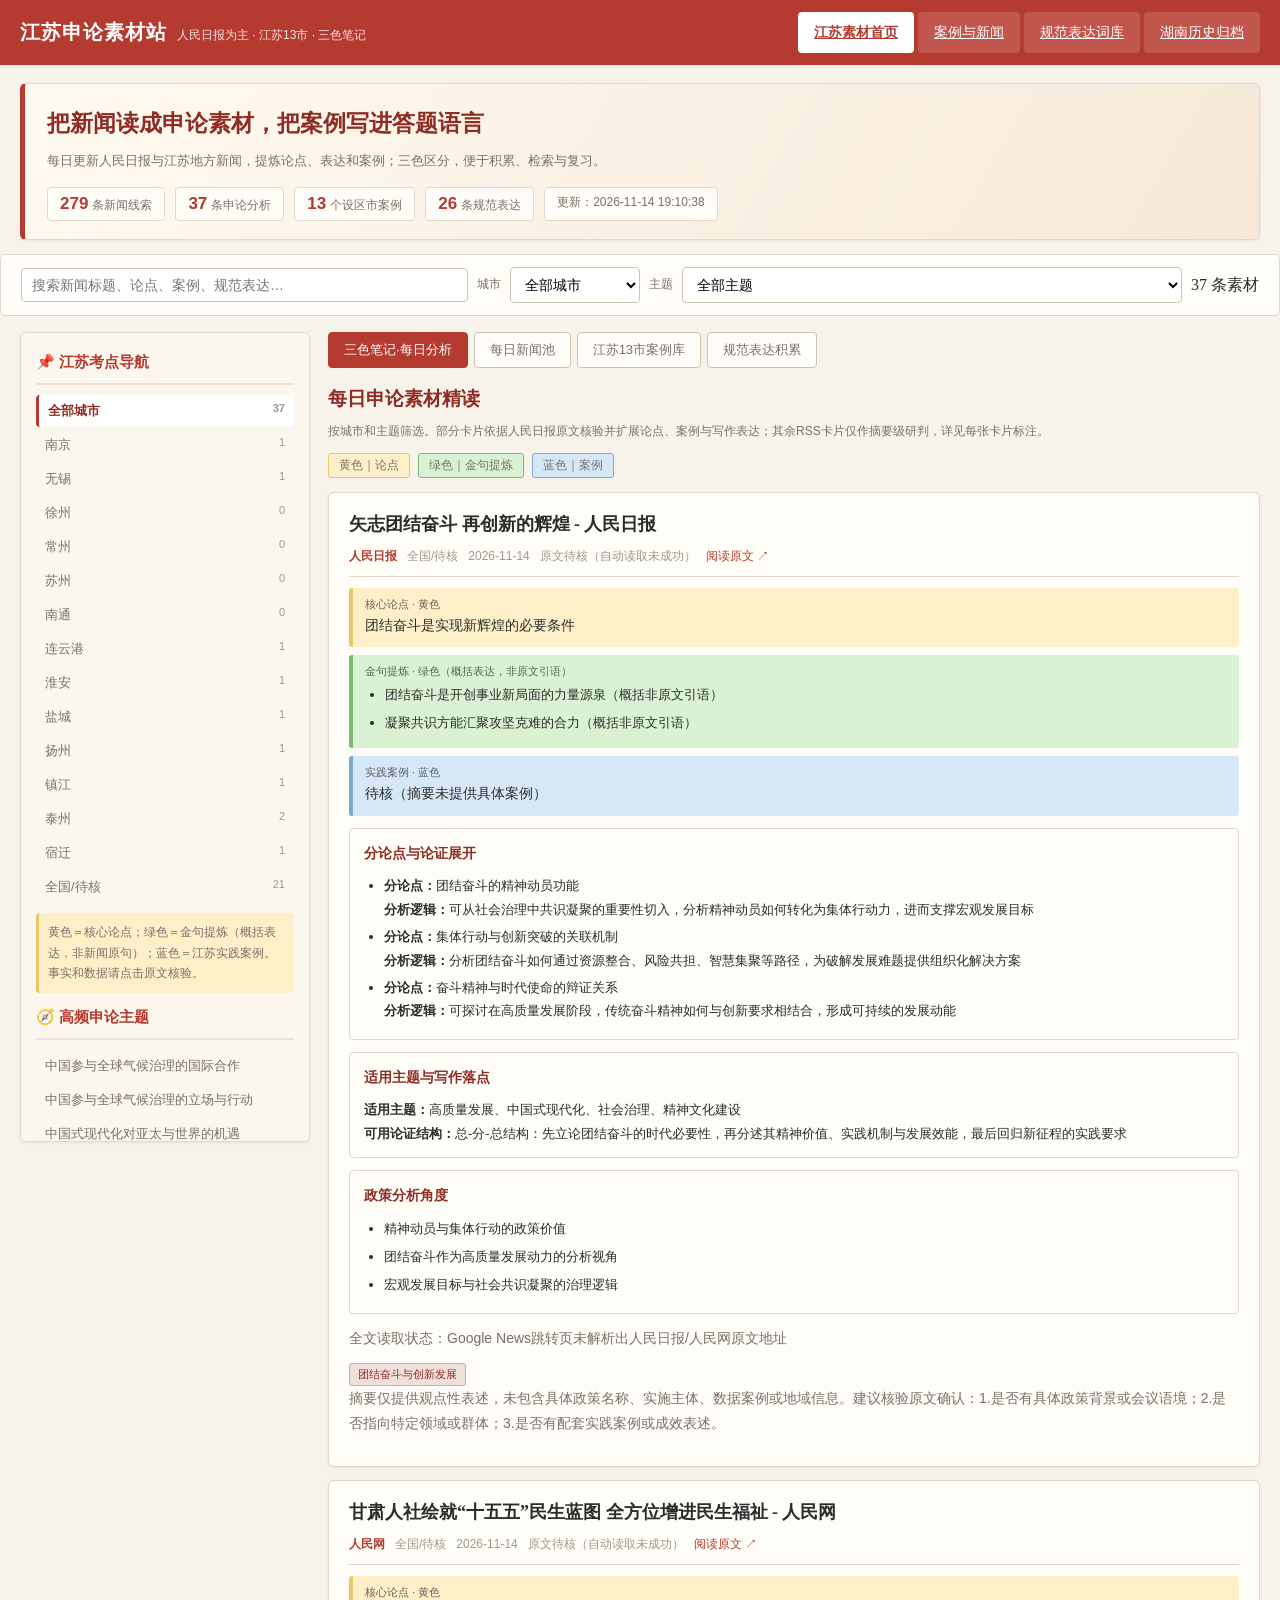
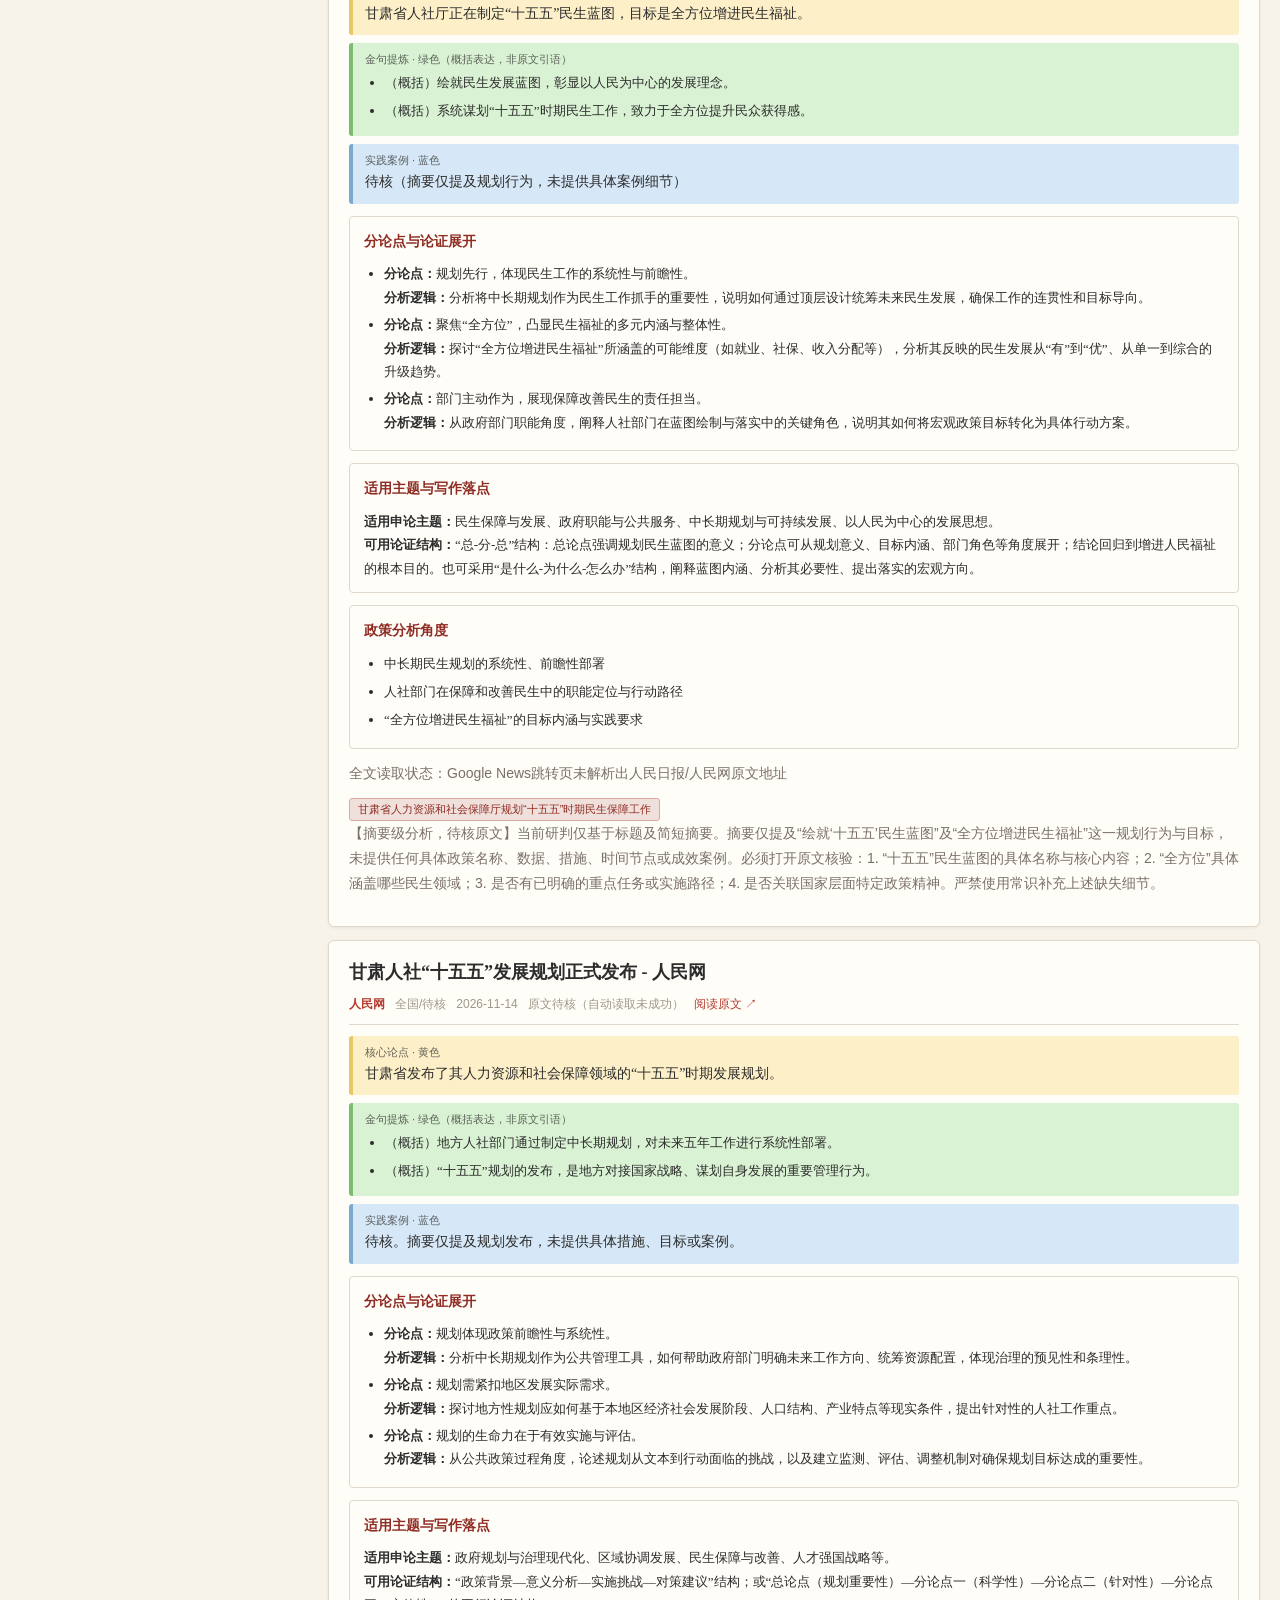
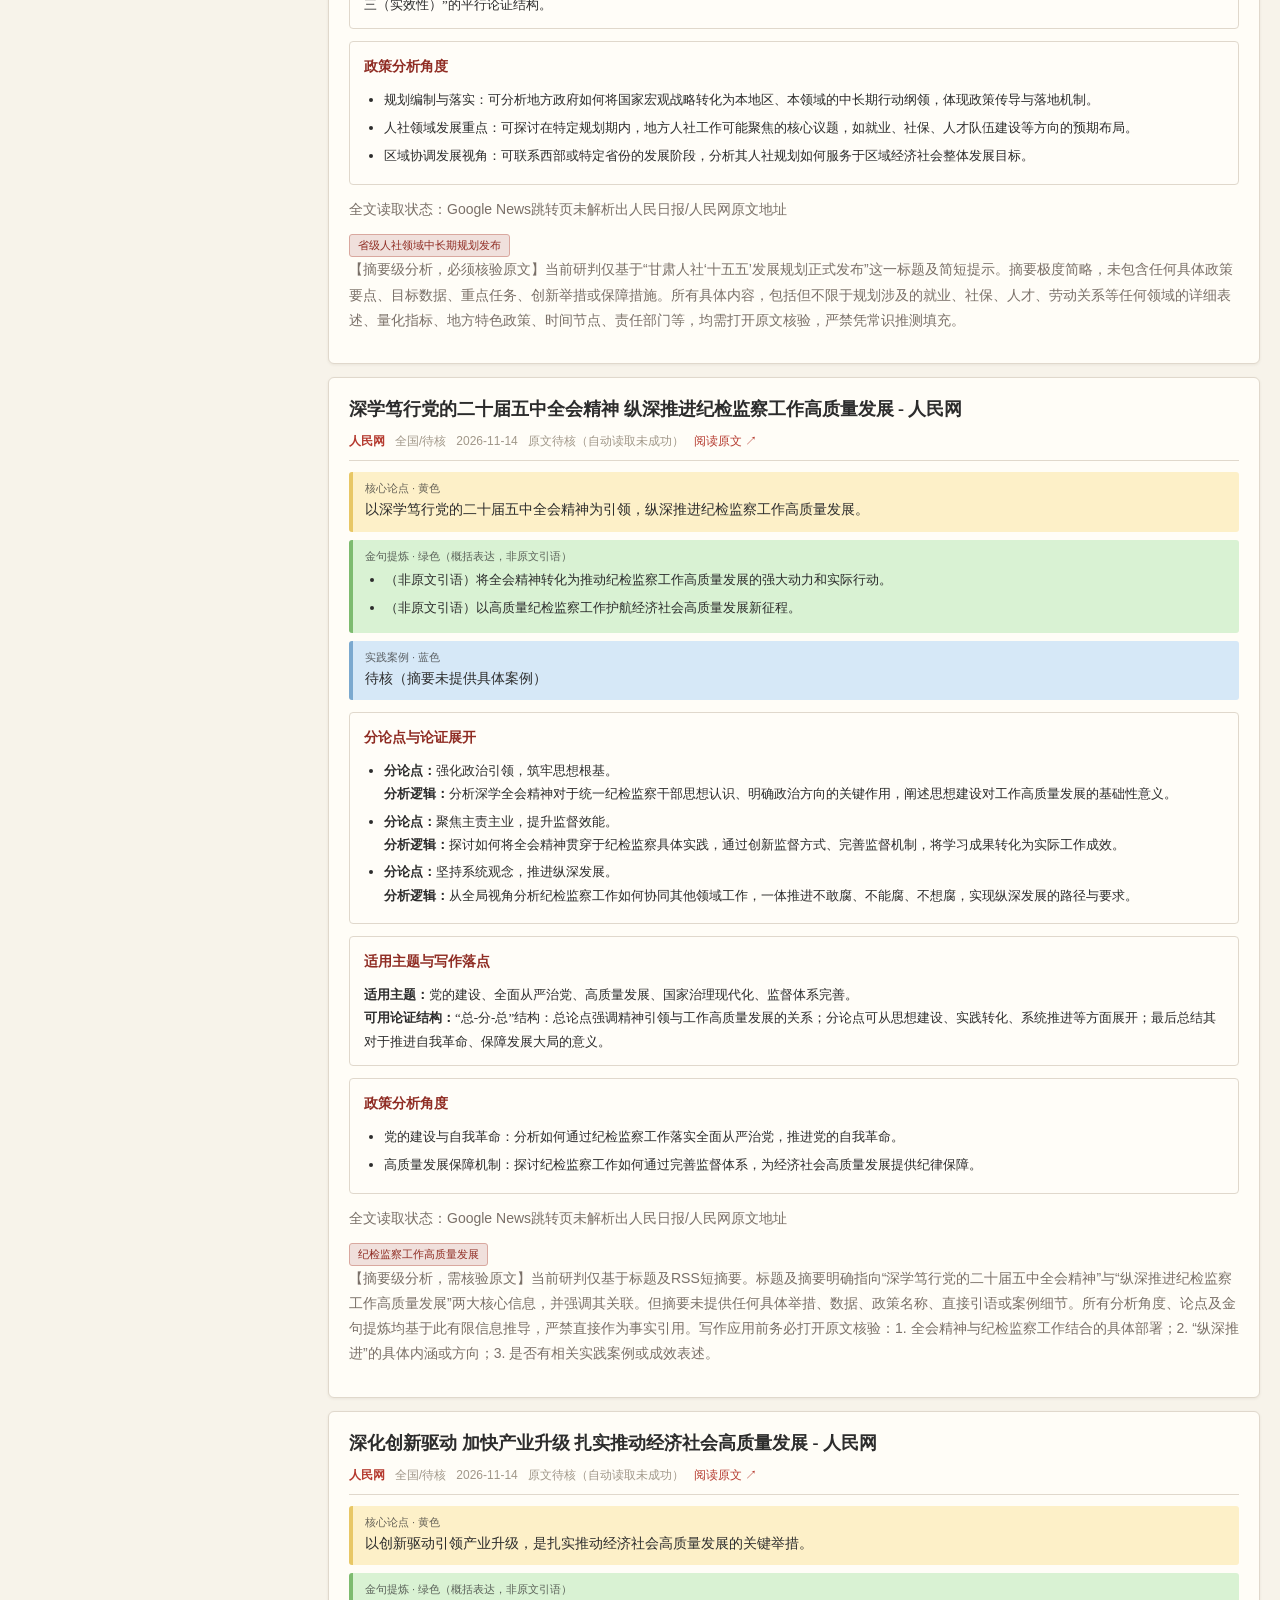
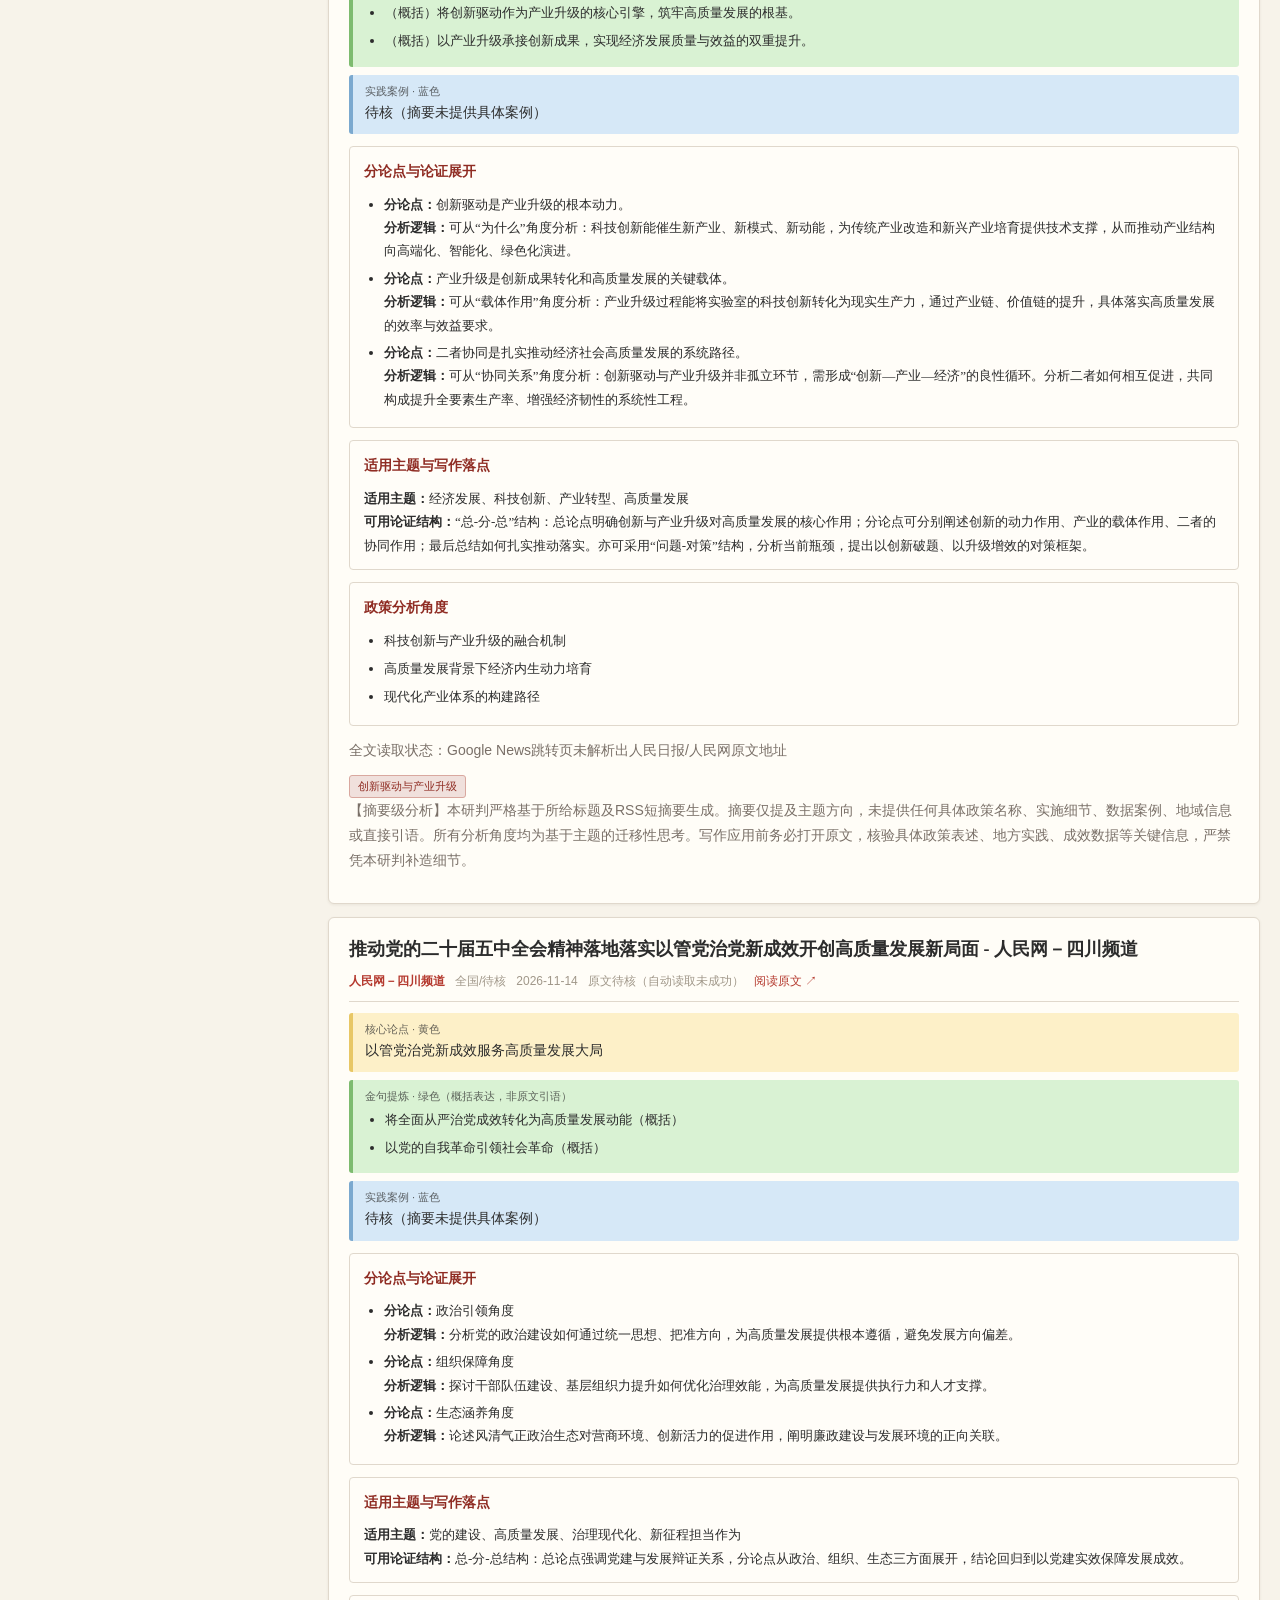
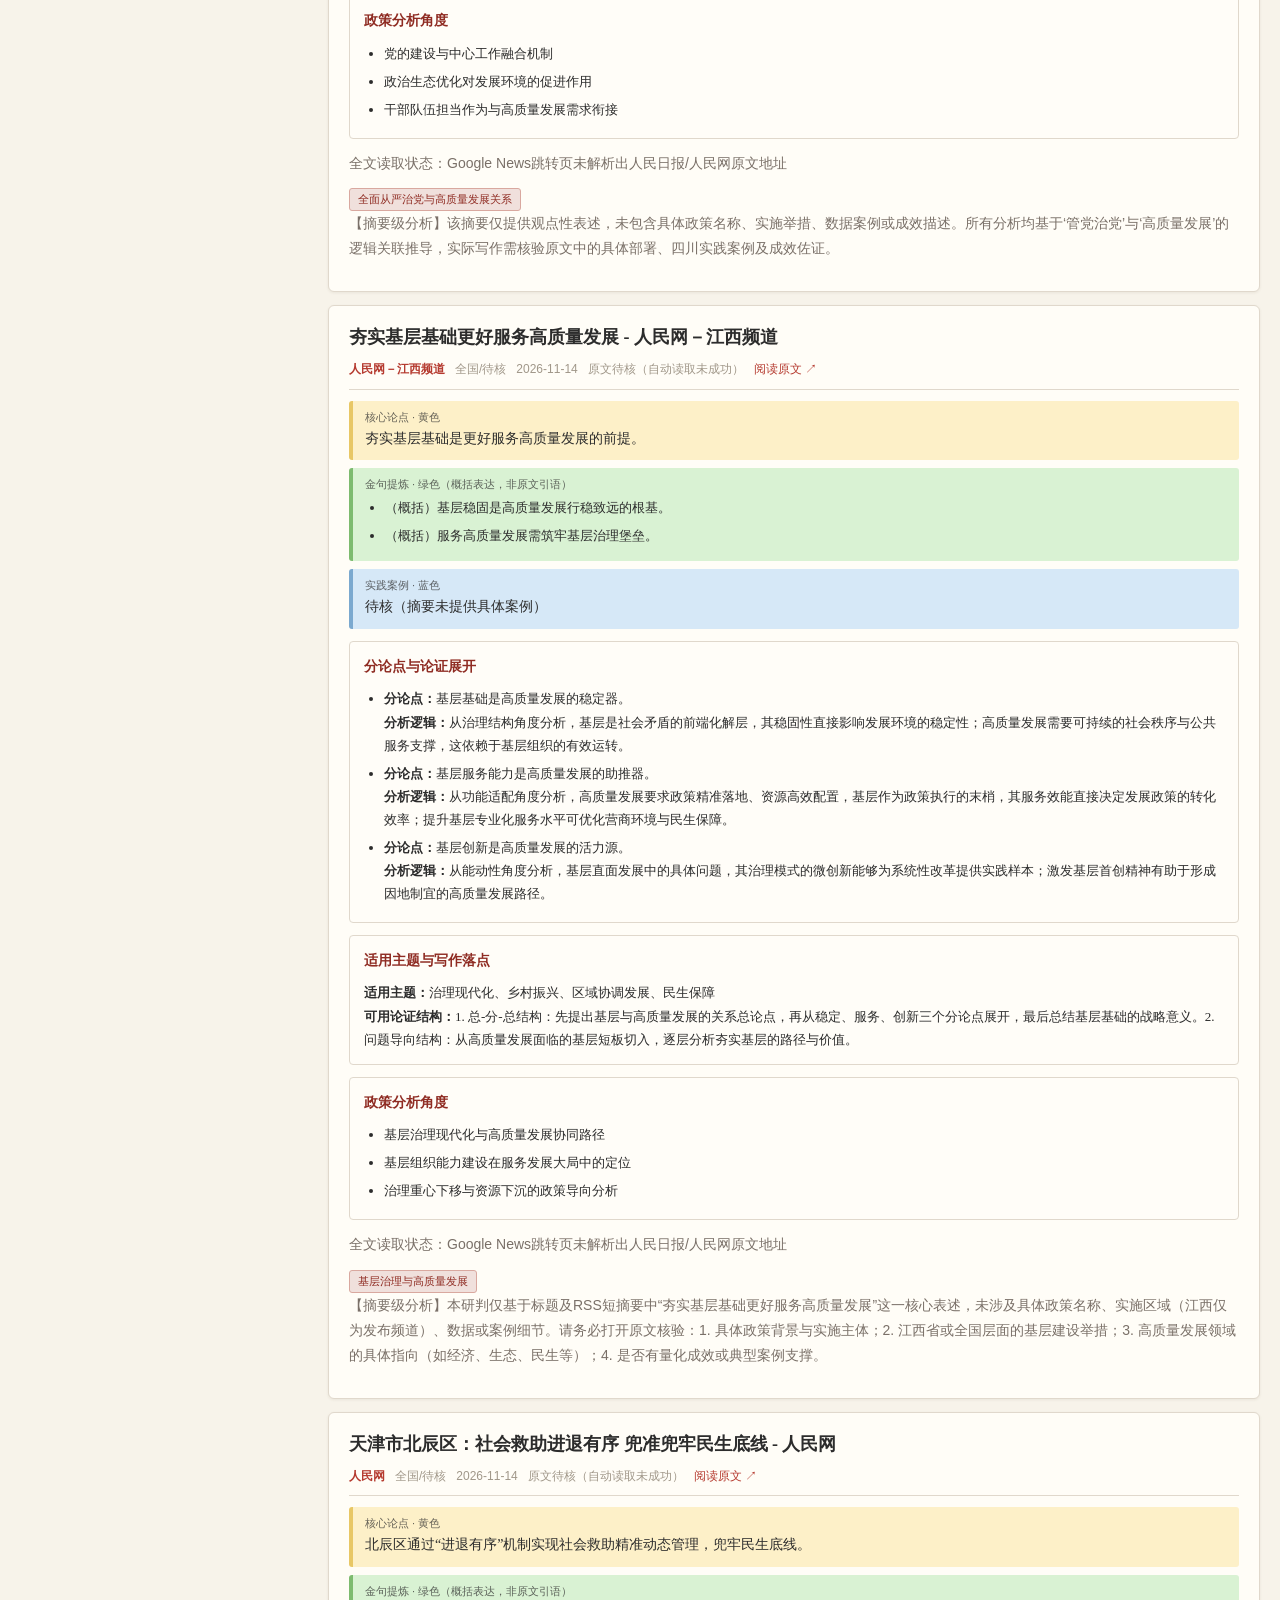
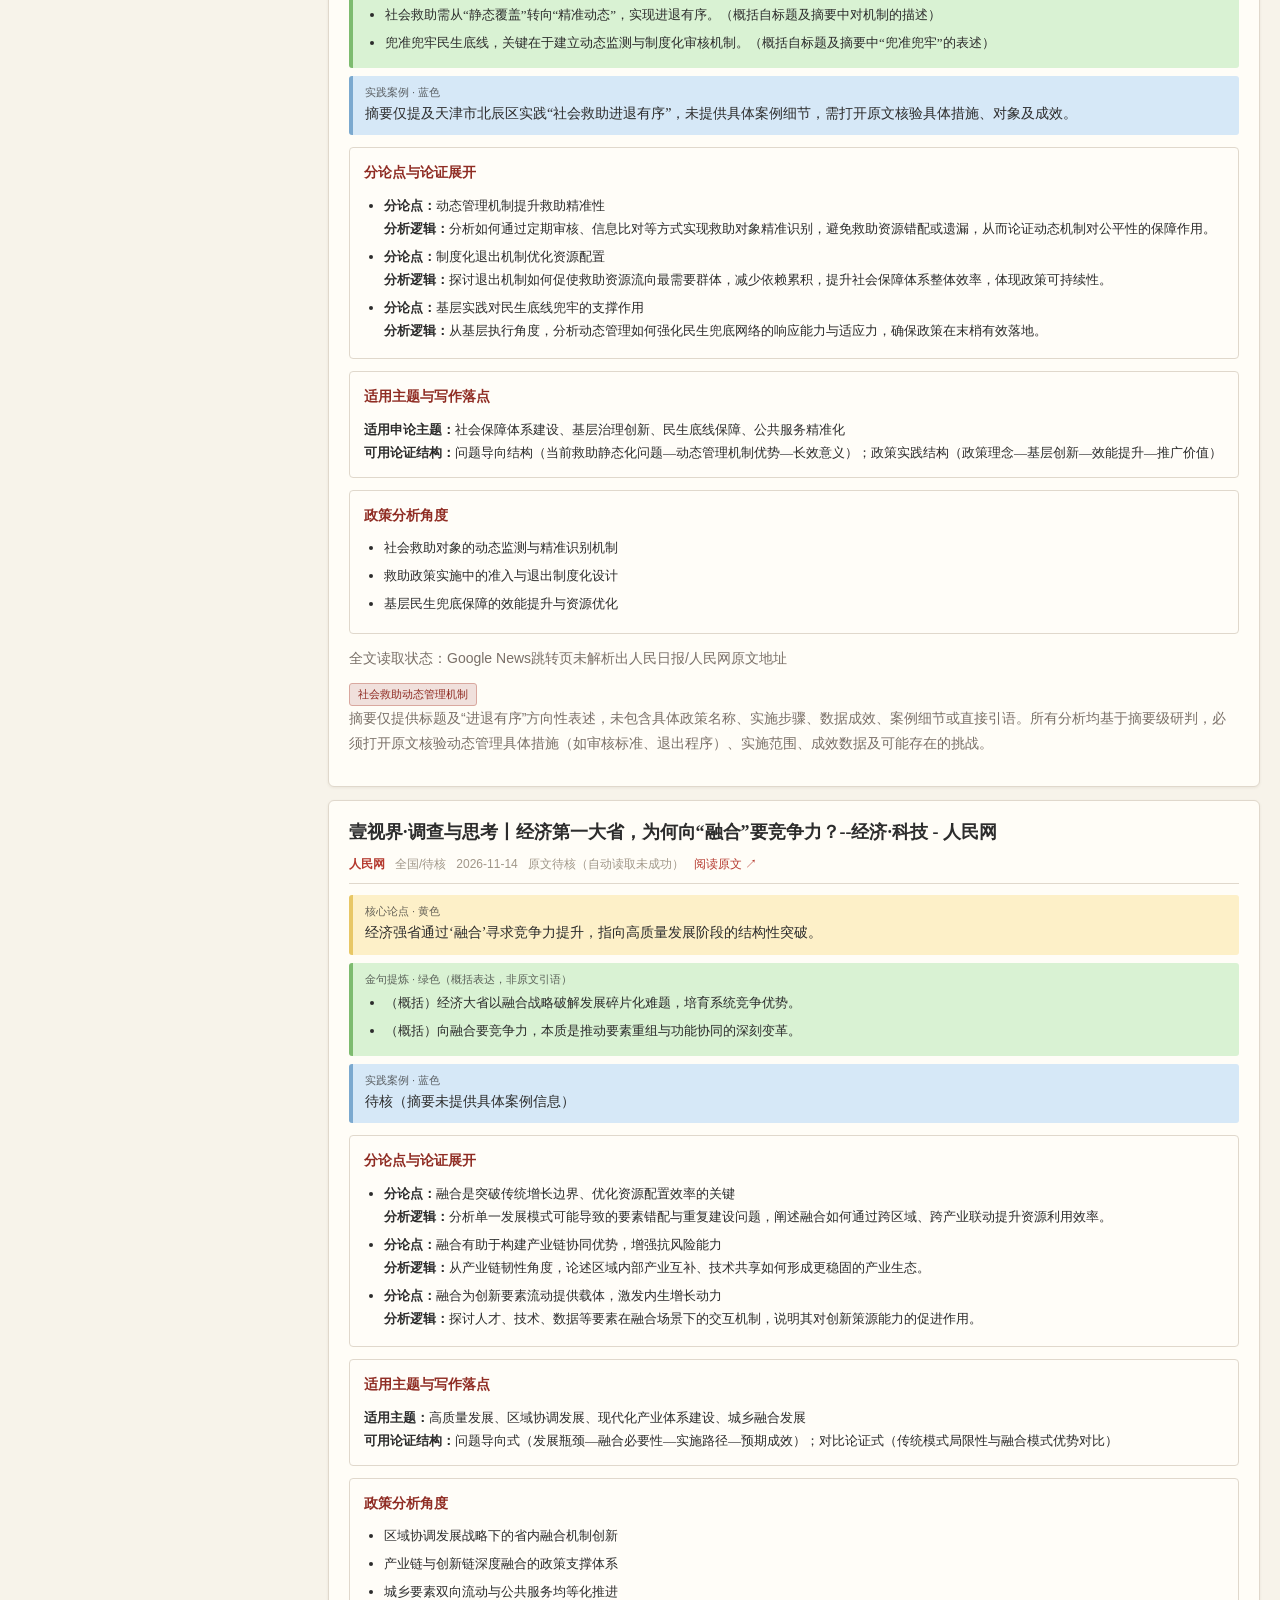
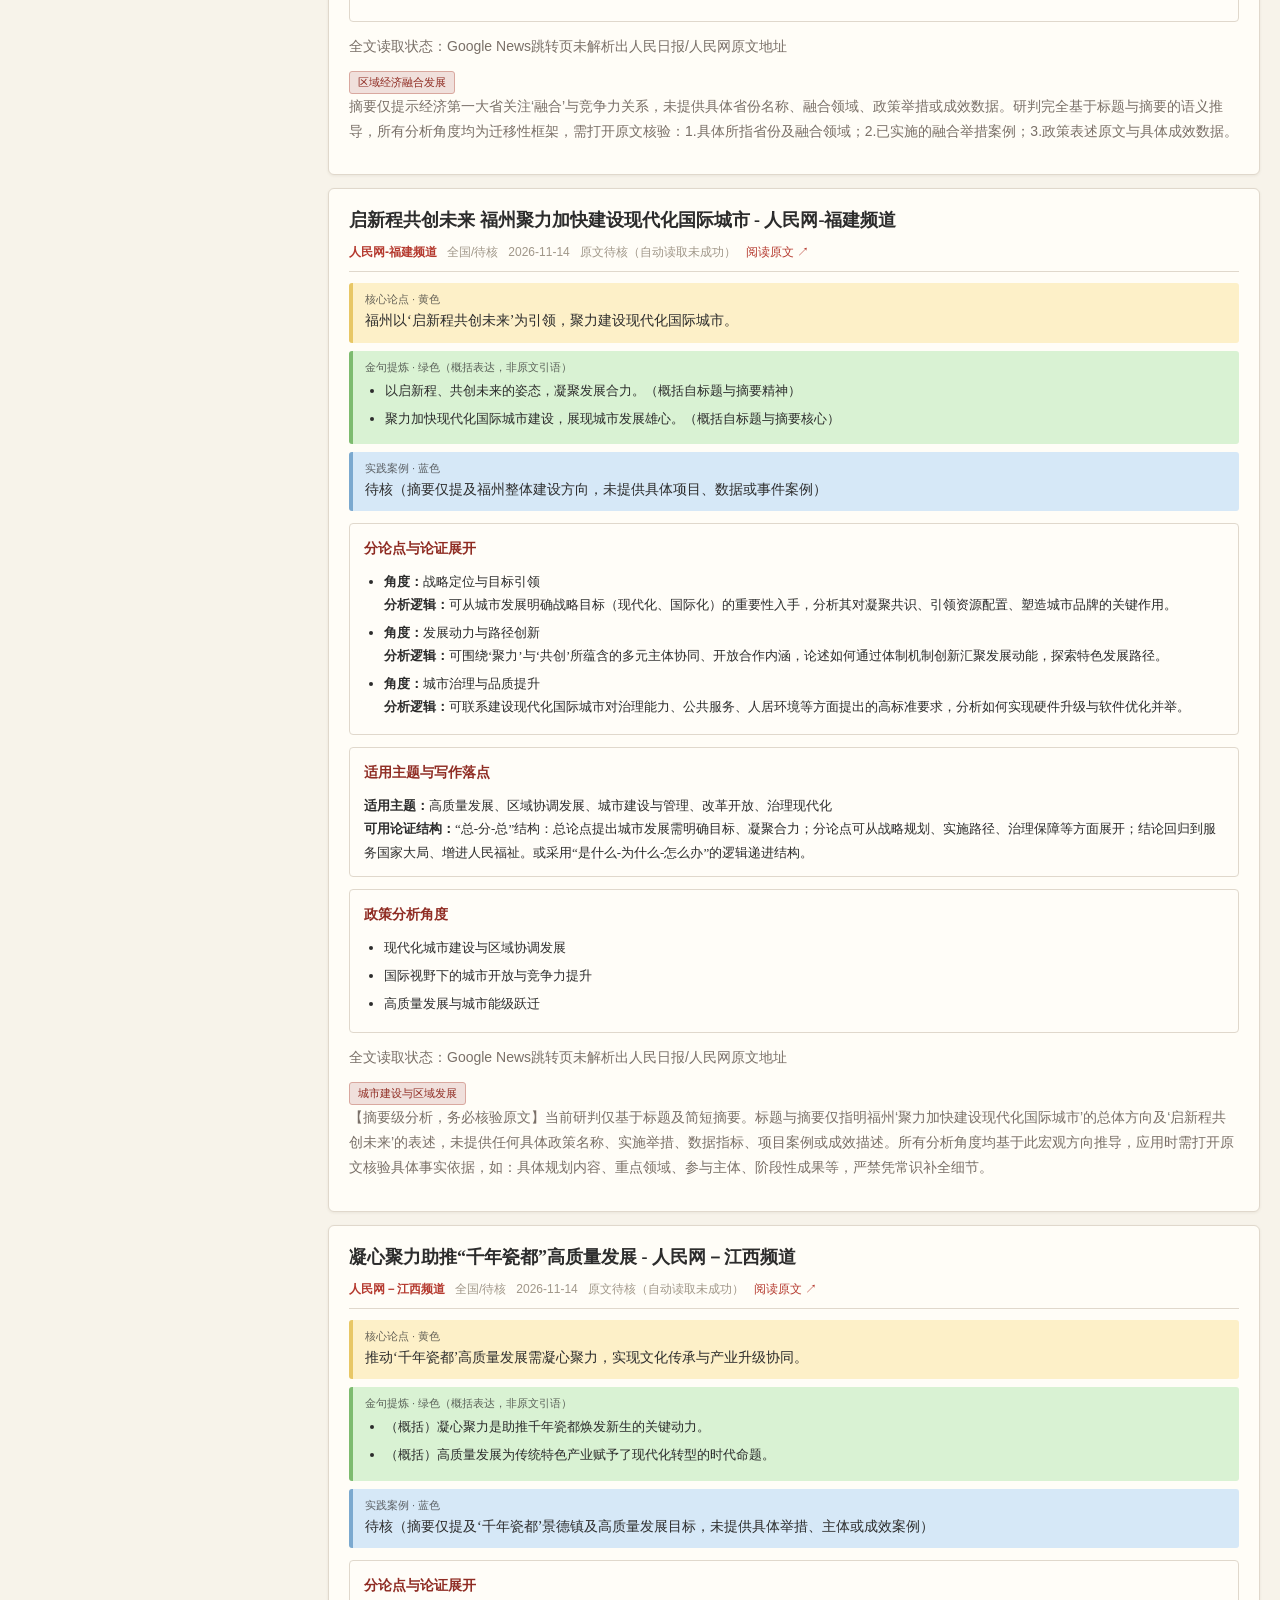
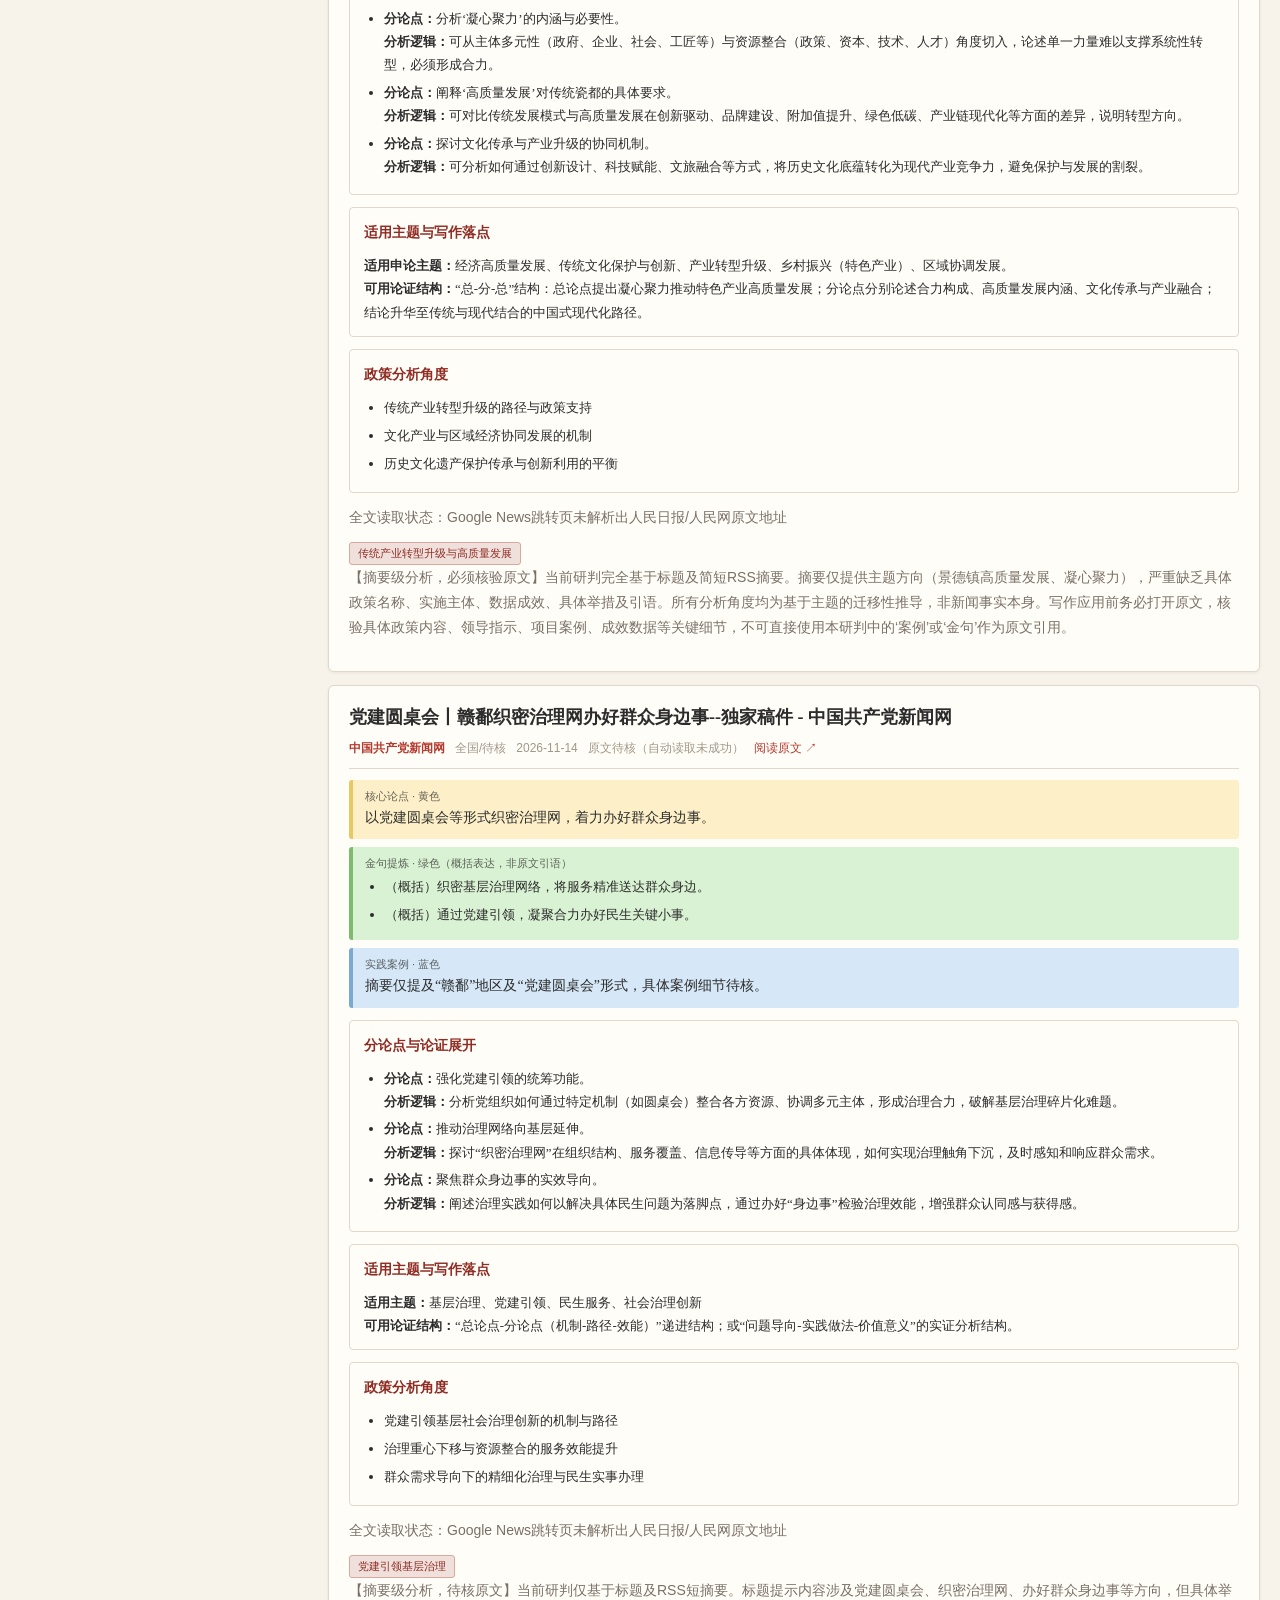
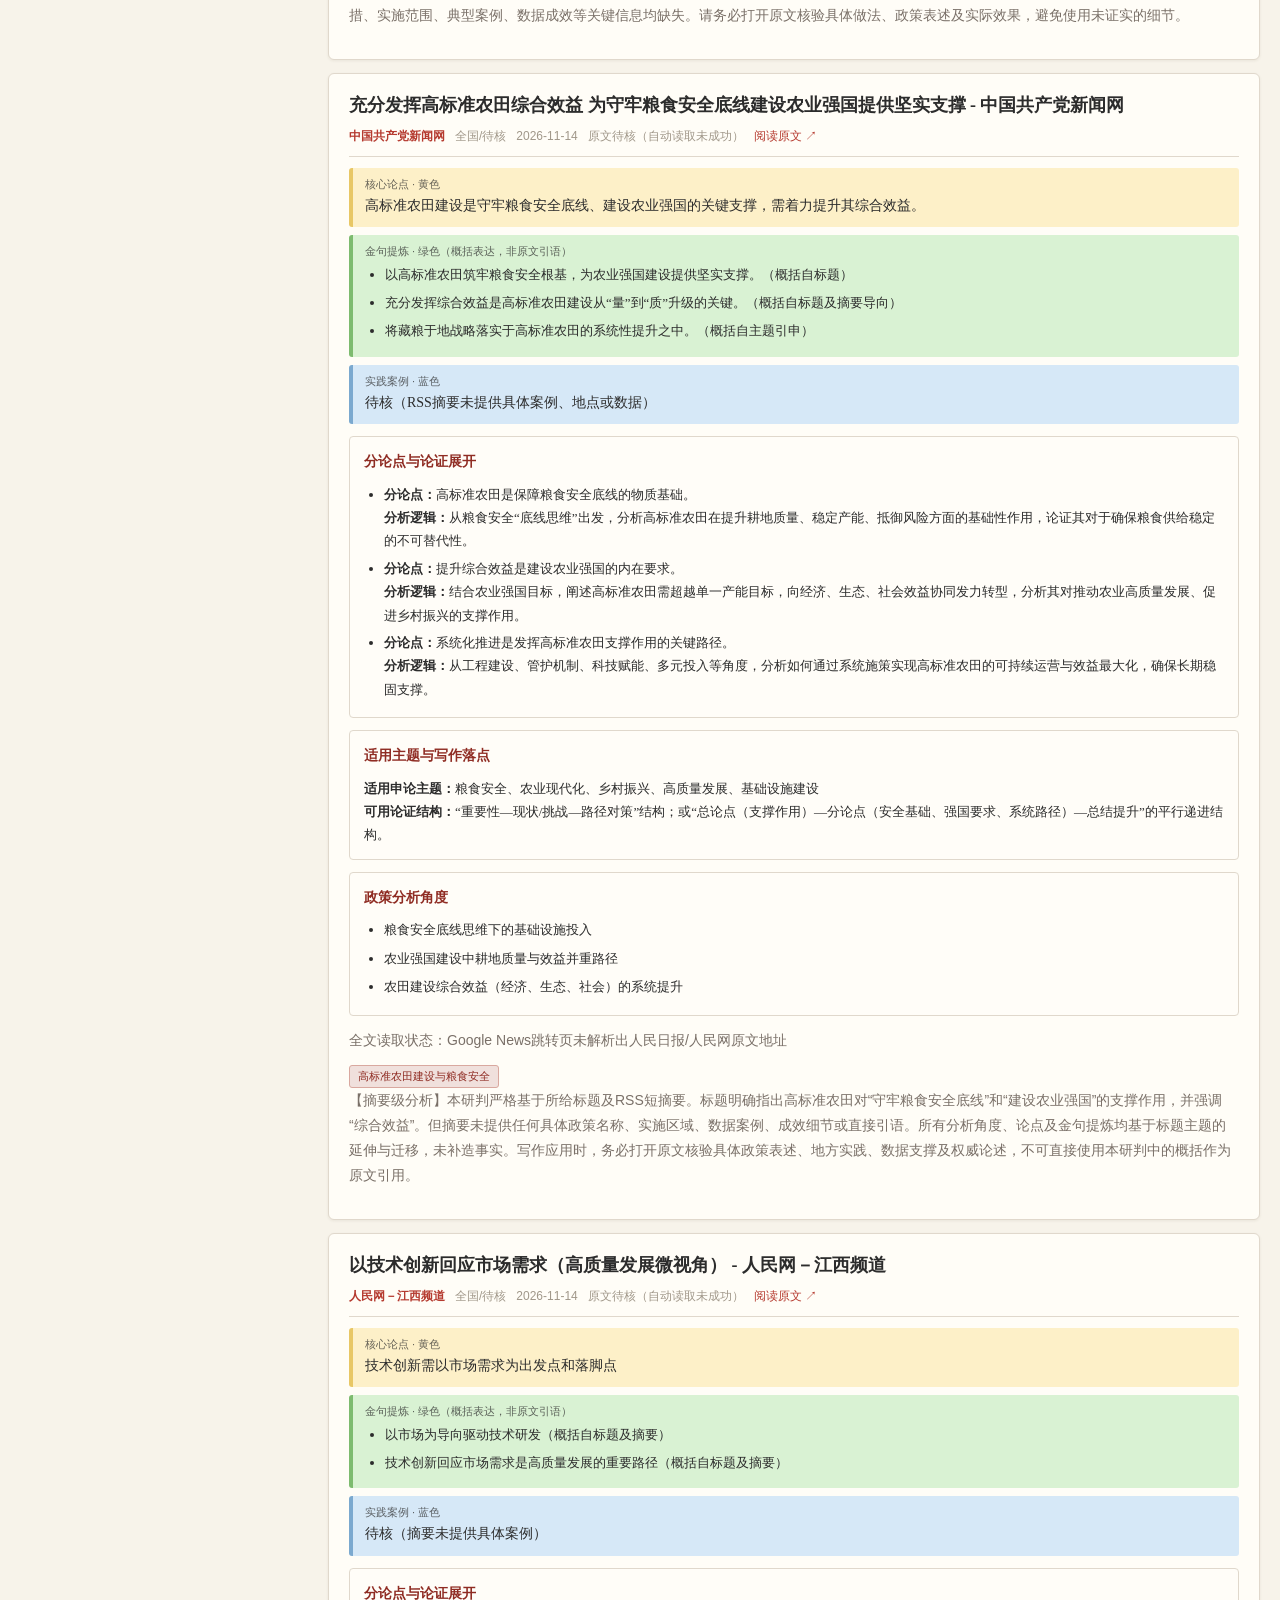
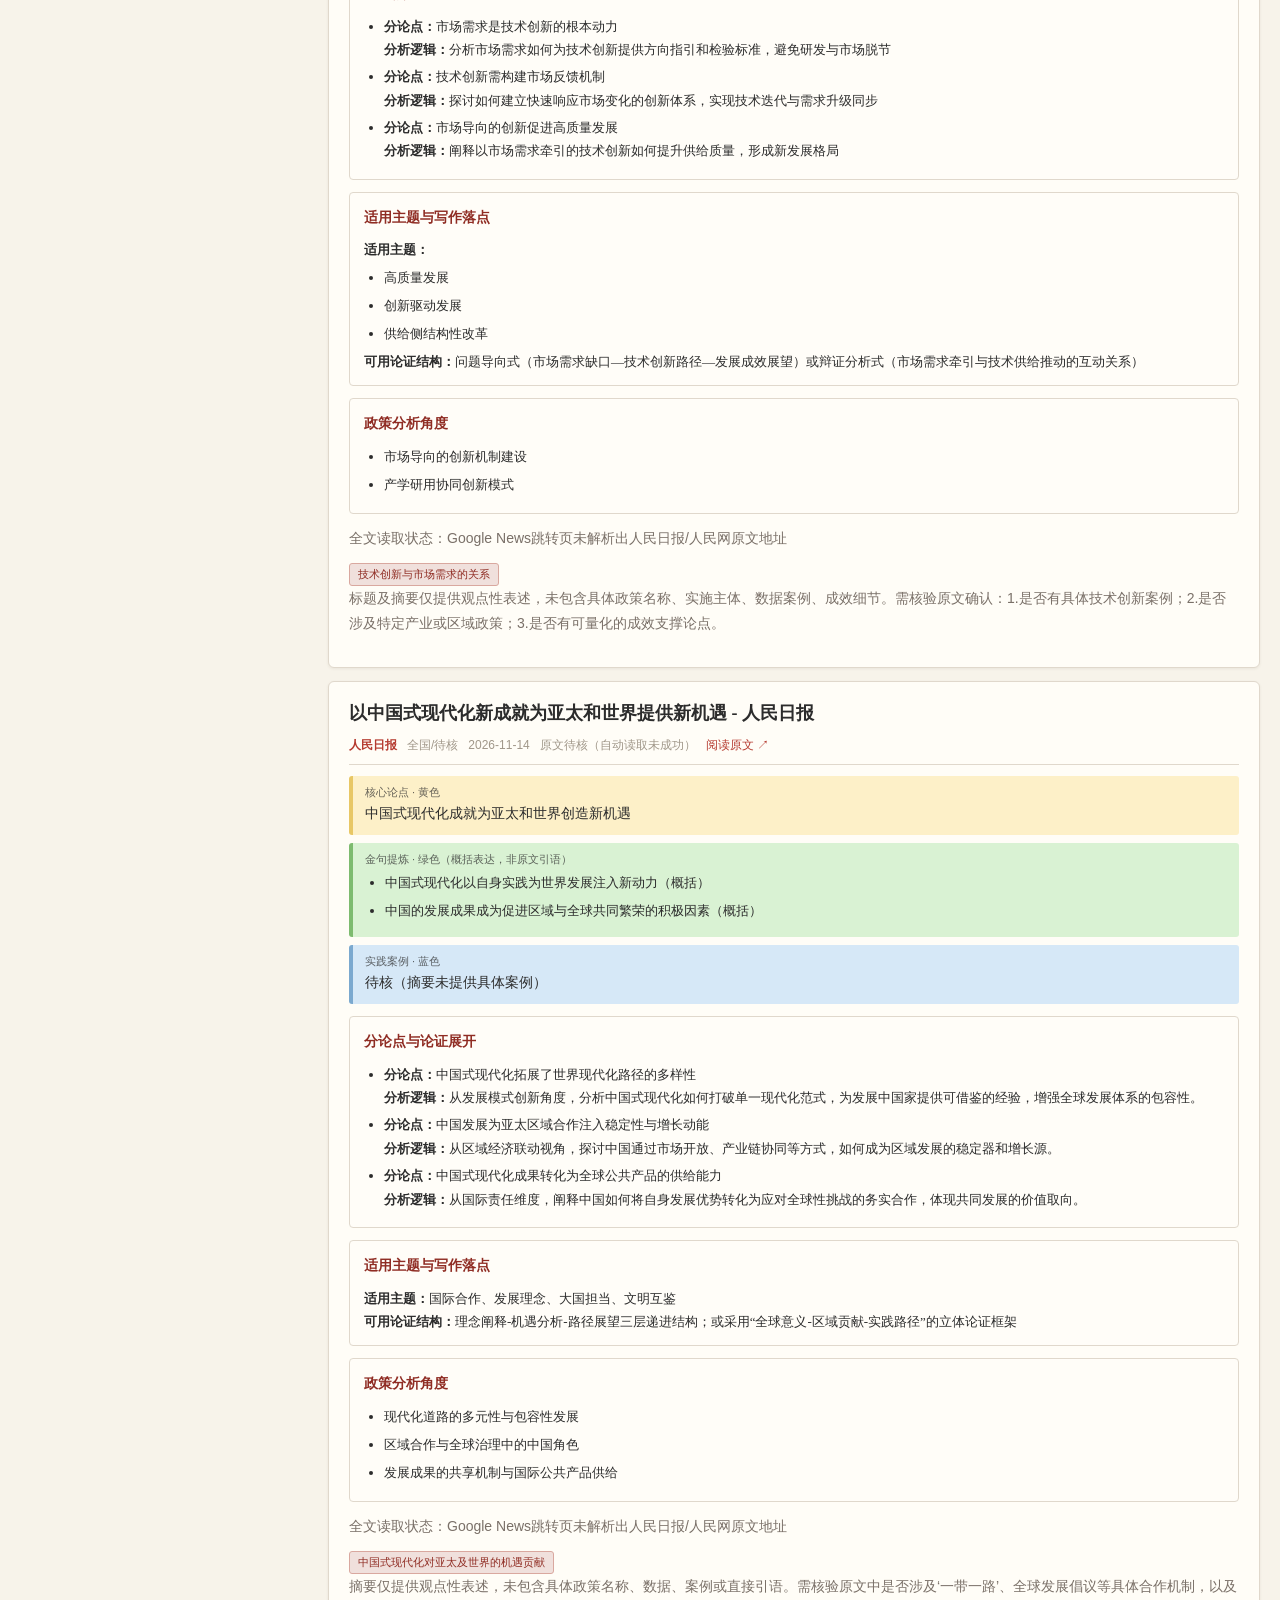
<file: index.html>
<!DOCTYPE html>
<html lang="zh-CN">
<head>
<meta charset="utf-8"><meta name="viewport" content="width=device-width, initial-scale=1">
<title>江苏申论素材站｜三色笔记·每日积累</title>
<meta name="description" content="江苏省考申论素材：人民日报、江苏13市新闻、三色笔记、案例库与规范表达。">
<link rel="stylesheet" href="assets/style.css">
<style>
/* 江苏版：沿用湖南版纸张质感、双栏结构与三色笔记 */
.jsh-hero{max-width:1400px;margin:18px auto 0;padding:0 20px}
.jsh-banner{background:linear-gradient(120deg,#fffaf0,#f5e8d8);border:1px solid var(--border);border-left:5px solid var(--accent);padding:18px 22px;border-radius:6px;box-shadow:var(--shadow)}
.jsh-banner h2{font-size:23px;color:var(--accent-dark);margin-bottom:4px}
.jsh-banner p{font-size:13px;color:var(--text-muted);font-family:var(--font-sans)}
.jsh-stats{display:flex;gap:10px;flex-wrap:wrap;margin-top:13px}
.jsh-stat{background:#fffdf7;border:1px solid var(--border);padding:6px 12px;border-radius:4px;font:12px var(--font-sans);color:var(--text-muted)}
.jsh-stat b{font-size:17px;color:var(--accent);margin-right:4px}
.jsh-toolbar{max-width:1400px;margin:14px auto 0;padding:12px 20px;display:flex;gap:9px;align-items:center;flex-wrap:wrap;background:var(--bg-card);border:1px solid var(--border);border-radius:6px}
.jsh-toolbar input,.jsh-toolbar select{font:14px var(--font-sans);padding:8px 10px;border:1px solid var(--border-strong);border-radius:4px;background:#fff;min-width:130px}
.jsh-toolbar input{flex:1;min-width:190px}
.jsh-toolbar label{font:12px var(--font-sans);color:var(--text-muted)}
.jsh-layout{max-width:1400px;margin:0 auto;padding:16px 20px 40px;display:grid;grid-template-columns:290px minmax(0,1fr);gap:18px;align-items:start}
.jsh-sidebar{position:sticky;top:76px;max-height:calc(100vh - 90px);overflow:auto;background:var(--bg-sidebar);border:1px solid var(--border);border-radius:6px;padding:15px;box-shadow:var(--shadow)}
.jsh-sidebar h3{font-size:15px;color:var(--accent);border-bottom:2px solid var(--accent-soft);padding-bottom:7px;margin:0 0 10px}
.jsh-sidebtn{display:block;width:100%;text-align:left;border:0;background:transparent;padding:7px 9px;margin:2px 0;border-radius:4px;color:var(--text-muted);font:13px var(--font-sans);cursor:pointer}
.jsh-sidebtn:hover,.jsh-sidebtn.on{background:#fff;border-left:3px solid var(--accent);color:var(--accent-dark);font-weight:600}
.jsh-sidecount{float:right;color:var(--text-dim);font-size:11px}
.jsh-side-note{font:12px/1.7 var(--font-sans);color:var(--text-muted);background:var(--c-point);padding:9px;border-left:3px solid var(--c-point-bd);border-radius:4px;margin:10px 0}
.jsh-main{min-width:0}
.jsh-tabs{display:flex;gap:6px;flex-wrap:wrap;margin-bottom:13px}
.jsh-tabs button{border:1px solid var(--border-strong);background:#fffdf7;color:var(--text-muted);padding:8px 15px;border-radius:4px;font:13px var(--font-sans);cursor:pointer}
.jsh-tabs button.on{background:var(--accent);color:white;border-color:var(--accent)}
.jsh-section-title{font-size:19px;color:var(--accent-dark);margin:8px 0 4px}
.jsh-subtitle{font:12px/1.7 var(--font-sans);color:var(--text-muted);margin-bottom:12px}
.jsh-card{background:var(--bg-card);border:1px solid var(--border);border-radius:6px;padding:18px 20px;margin-bottom:13px;box-shadow:var(--shadow)}
.jsh-card h3{font-size:18px;line-height:1.55;margin-bottom:7px}
.jsh-meta{font:12px/1.7 var(--font-sans);color:var(--text-dim);display:flex;gap:10px;flex-wrap:wrap;border-bottom:1px solid var(--border);padding-bottom:9px;margin-bottom:11px}
.jsh-meta a,.jsh-card a{color:var(--accent);text-decoration:none}
.jsh-meta .src{color:var(--accent);font-weight:700}
.jsh-note{padding:9px 12px;border-left:4px solid;border-radius:3px;margin:8px 0;font-size:14px;line-height:1.75}
.jsh-note.point{background:var(--c-point);border-color:var(--c-point-bd)}
.jsh-note.quote{background:var(--c-quote);border-color:var(--c-quote-bd)}
.jsh-note.case{background:var(--c-case);border-color:var(--c-case-bd)}
.jsh-note small{display:block;font:11px var(--font-sans);opacity:.72;margin-bottom:2px}
.jsh-tags{display:flex;gap:6px;flex-wrap:wrap;margin-top:10px}
.jsh-tag{font:11px var(--font-sans);padding:3px 8px;border-radius:3px;background:#eef3f7;border:1px solid #cbd7df;color:#46647a}
.jsh-tag.city{background:var(--accent-soft);border-color:#d9a89f;color:var(--accent-dark)}
.jsh-grid{display:grid;grid-template-columns:repeat(auto-fill,minmax(235px,1fr));gap:12px}
.jsh-grid .jsh-card{margin:0;padding:15px}
.jsh-grid h3{font-size:16px}
.jsh-empty{text-align:center;padding:50px 15px;color:var(--text-dim);font:14px var(--font-sans)}
.jsh-hidden{display:none!important}
.jsh-legend{display:flex;gap:8px;flex-wrap:wrap;margin:9px 0 14px;font:12px var(--font-sans);color:var(--text-muted)}
.jsh-legend span{padding:3px 10px;border:1px solid;border-radius:3px}
.jsh-legend .p{background:var(--c-point);border-color:var(--c-point-bd)}.jsh-legend .q{background:var(--c-quote);border-color:var(--c-quote-bd)}.jsh-legend .c{background:var(--c-case);border-color:var(--c-case-bd)}
@media(max-width:900px){.jsh-layout{grid-template-columns:1fr}.jsh-sidebar{position:static;max-height:none}.jsh-sidebar .jsh-side-list{display:flex;flex-wrap:wrap;gap:4px}.jsh-sidebtn{width:auto}.jsh-hero,.jsh-toolbar{margin-left:10px;margin-right:10px;padding-left:12px;padding-right:12px}.jsh-layout{padding:12px}}

.jsh-detail{margin:12px 0;padding:12px 14px;background:#fffdf8;border:1px solid var(--border);border-radius:4px}.jsh-detail h4{font-size:14px;color:var(--accent-dark);margin:0 0 7px}.jsh-detail p{font-size:13px;line-height:1.8;color:var(--text)}.jsh-detail-list{margin:0;padding-left:20px}.jsh-detail-list li{font-size:13px;line-height:1.85;margin:4px 0;color:var(--text)}
</style>
</head>
<body>
<header class="topbar"><div class="topbar-inner"><div class="brand"><h1>江苏申论素材站</h1><span class="sub">人民日报为主 · 江苏13市 · 三色笔记</span></div><nav class="tabs"><a class="tab active" href="index.html">江苏素材首页</a><a class="tab" href="index.html#cases">案例与新闻</a><a class="tab" href="jiangsu-terms.html">规范表达词库</a><a class="tab" href="hunan-archive.html">湖南历史归档</a></nav></div></header>
<section class="jsh-hero"><div class="jsh-banner"><h2>把新闻读成申论素材，把案例写进答题语言</h2><p>每日更新人民日报与江苏地方新闻，提炼论点、表达和案例；三色区分，便于积累、检索与复习。</p><div class="jsh-stats"><span class="jsh-stat"><b id="stat-news">—</b>条新闻线索</span><span class="jsh-stat"><b id="stat-leads">—</b>条申论分析</span><span class="jsh-stat"><b>13</b>个设区市案例</span><span class="jsh-stat"><b id="stat-terms">—</b>条规范表达</span><span class="jsh-stat" id="stat-date">更新日期读取中</span></div></div></section>
<div class="jsh-toolbar"><input id="jsh-search" type="search" placeholder="搜索新闻标题、论点、案例、规范表达…"><label for="jsh-city">城市</label><select id="jsh-city"><option value="">全部城市</option></select><label for="jsh-theme">主题</label><select id="jsh-theme"><option value="">全部主题</option></select><span id="jsh-count" class="count"></span></div>
<div class="jsh-layout"><aside class="jsh-sidebar"><h3>📌 江苏考点导航</h3><div id="jsh-city-list" class="jsh-side-list"></div><div class="jsh-side-note">黄色＝核心论点；绿色＝金句提炼（概括表达，非新闻原句）；蓝色＝江苏实践案例。事实和数据请点击原文核验。</div><h3>🧭 高频申论主题</h3><div id="jsh-theme-list" class="jsh-side-list"></div></aside>
<main class="jsh-main"><div class="jsh-tabs"><button class="on" data-tab="analysis">三色笔记·每日分析</button><button data-tab="news">每日新闻池</button><button data-tab="cases">江苏13市案例库</button><button data-tab="terms">规范表达积累</button></div>
<section id="panel-analysis"><h2 class="jsh-section-title">每日申论素材精读</h2><p class="jsh-subtitle">按城市和主题筛选。部分卡片依据人民日报原文核验并扩展论点、案例与写作表达；其余RSS卡片仅作摘要级研判，详见每张卡片标注。</p><div class="jsh-legend"><span class="p">黄色｜论点</span><span class="q">绿色｜金句提炼</span><span class="c">蓝色｜案例</span></div><div id="jsh-leads"><div class="jsh-empty">正在加载申论素材…</div></div></section>
<section id="panel-news" class="jsh-hidden"><h2 class="jsh-section-title">人民日报与江苏新闻池</h2><p class="jsh-subtitle">保留每日发现的新闻标题、来源、日期和摘要；不转载新闻全文。可按城市、来源关键词检索。</p><div id="jsh-news"></div></section>
<section id="panel-cases" class="jsh-hidden"><h2 class="jsh-section-title">江苏13市特色案例方向</h2><p class="jsh-subtitle">每市设置代表性案例入口与可迁移申论角度。方向性描述不代表最新成果，具体事实以政府官网为准。</p><div id="jsh-cases" class="jsh-grid"></div></section>
<section id="panel-terms" class="jsh-hidden"><h2 class="jsh-section-title">规范表达积累</h2><p class="jsh-subtitle">通用申论写作表达，按主题归类；不冒充官方政策术语释义。</p><div id="jsh-terms" class="jsh-grid"></div></section>
</main></div>
<script src="assets/jiangsu-cases.js"></script>
</body></html>
</file>
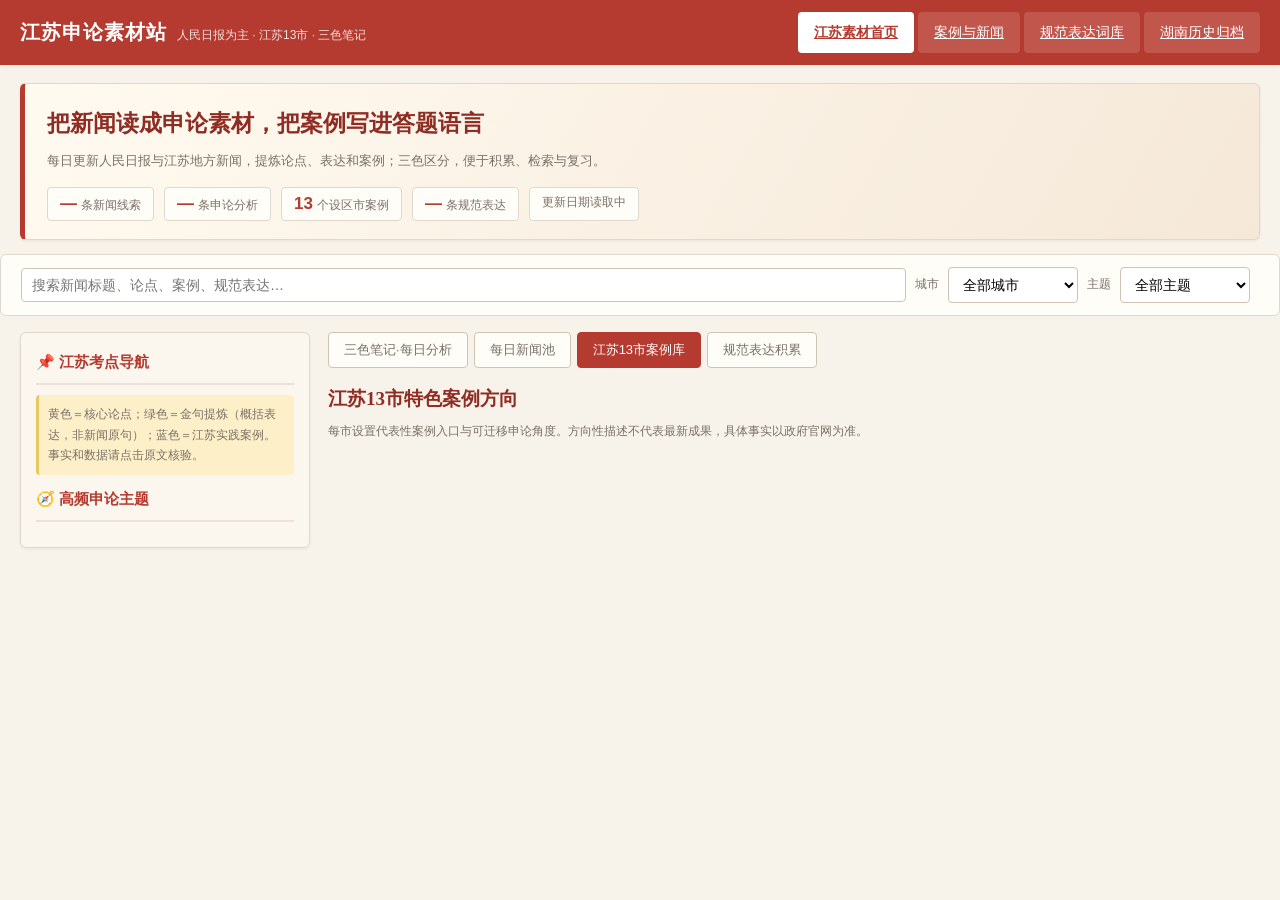
<file: jiangsu-cases.html>
<!DOCTYPE html>
<html lang="zh-CN"><head><meta charset="utf-8"><meta name="viewport" content="width=device-width,initial-scale=1"><meta http-equiv="refresh" content="0;url=index.html#cases"><title>江苏案例与新闻｜江苏申论素材站</title><link rel="canonical" href="https://wangup-xue.github.io/shenlun/index.html#cases"></head><body><p>正在打开江苏申论素材站案例库……如果没有自动跳转，请<a href="index.html#cases">点击这里</a>。</p></body></html>
</file>
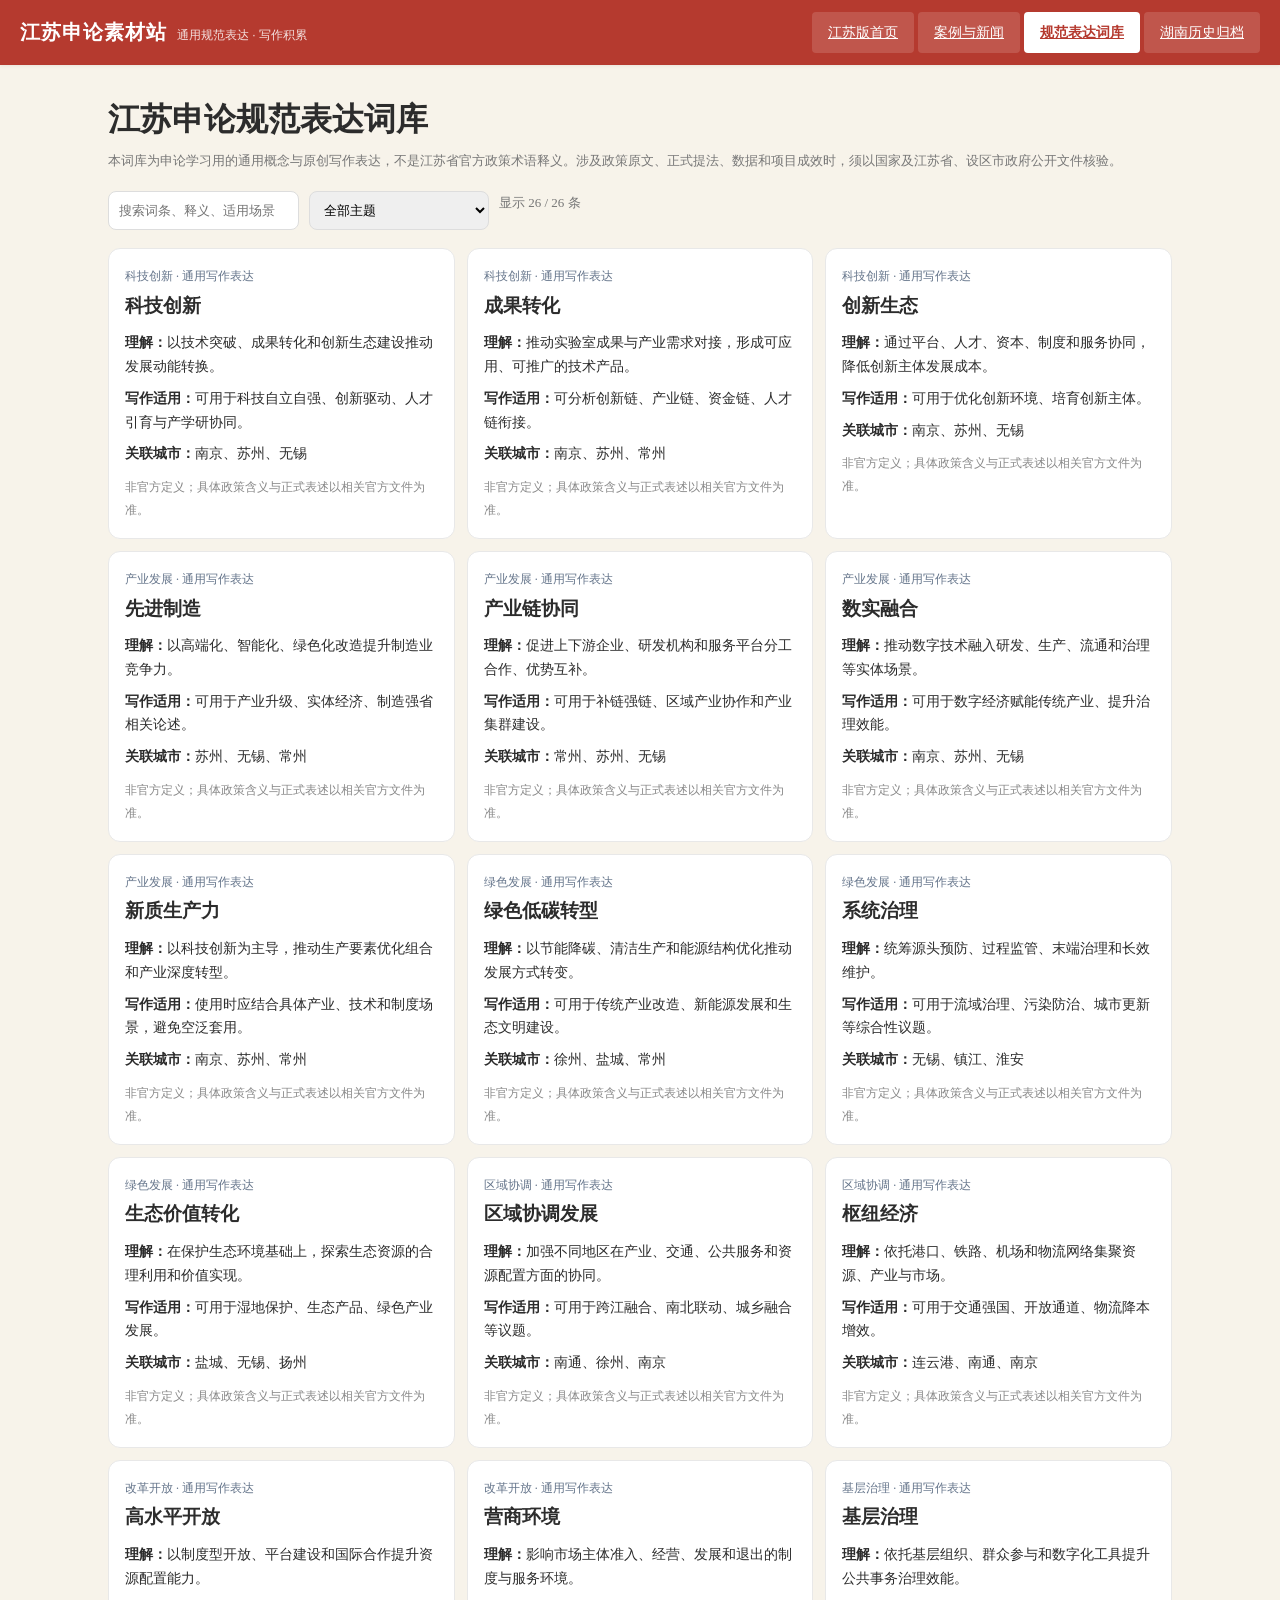
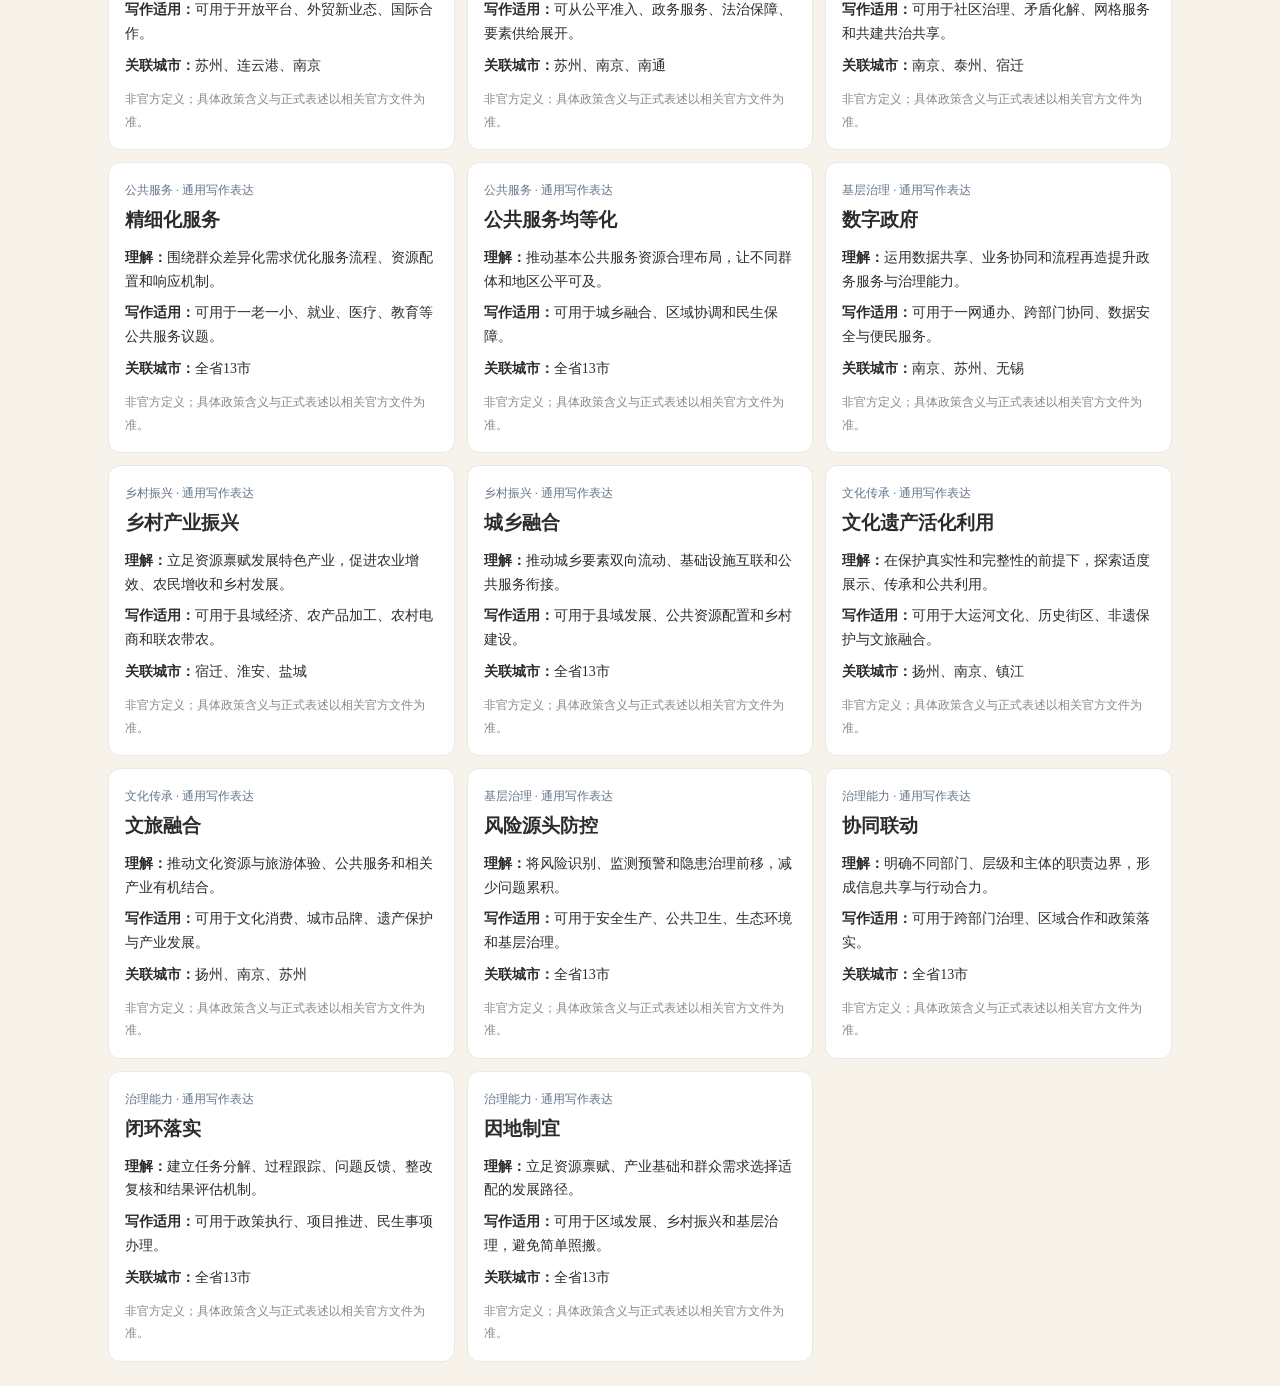
<file: jiangsu-terms.html>
<!DOCTYPE html>
<html lang="zh-CN"><head><meta charset="utf-8"><meta name="viewport" content="width=device-width, initial-scale=1">
<title>江苏申论规范表达词库</title><meta name="description" content="江苏省考申论通用概念、写作表达与适用场景积累">
<link rel="stylesheet" href="assets/style.css">
<style>
.jst-wrap{max-width:1100px;margin:24px auto;padding:0 18px}.jst-note{color:#777;font-size:13px;line-height:1.8}.jst-tools{display:flex;gap:10px;flex-wrap:wrap;margin:18px 0}.jst-tools input,.jst-tools select{padding:10px;border:1px solid #ddd;border-radius:8px;min-width:180px}.jst-grid{display:grid;grid-template-columns:repeat(auto-fit,minmax(270px,1fr));gap:12px}.jst-card{background:#fff;border:1px solid #e8e8e8;border-radius:12px;padding:16px}.jst-card h3{margin:0 0 8px}.jst-theme{font-size:12px;color:#65758b}.jst-card p{font-size:14px;line-height:1.7;margin:8px 0}.jst-foot{font-size:12px;color:#888;margin-top:10px}
</style></head><body>
<header class="topbar"><div class="topbar-inner"><div class="brand"><h1>江苏申论素材站</h1><span class="sub">通用规范表达 · 写作积累</span></div><nav class="tabs"><a class="tab" href="index.html">江苏版首页</a><a class="tab" href="jiangsu-cases.html">案例与新闻</a><a class="tab active" href="jiangsu-terms.html">规范表达词库</a><a class="tab" href="hunan-archive.html">湖南历史归档</a></nav></div></header>
<main class="jst-wrap"><h1>江苏申论规范表达词库</h1><p class="jst-note" id="notice">加载中…</p>
<div class="jst-tools"><input id="q" type="search" placeholder="搜索词条、释义、适用场景"><select id="theme"><option value="">全部主题</option></select><span id="count" class="jst-note"></span></div>
<div id="terms" class="jst-grid"></div></main>
<script src="assets/jiangsu-terms.js"></script></body></html>
</file>
<file: assets/style.css>
:root {
  /* 纸张底色 —— 米黄护眼 */
  --bg: #f7f3ea;
  --bg-card: #fffdf7;
  --bg-sidebar: #fbf7ee;
  --text: #2c2c2c;
  --text-muted: #7a7068;
  --text-dim: #a09789;

  /* 主色：人民日报红 */
  --accent: #b53a2f;
  --accent-dark: #8f2c23;
  --accent-soft: #f0e0dc;

  /* 三色笔记 —— 论点 / 金句 / 案例 */
  --c-point: #fdf0c8;      /* 浅黄 */
  --c-point-bd: #e8c765;
  --c-quote: #d9f2d3;      /* 浅绿 */
  --c-quote-bd: #7dbb6f;
  --c-case: #d6e8f7;       /* 浅蓝 */
  --c-case-bd: #7ba9cf;

  --border: #e0d8cc;
  --border-strong: #cfc4b4;
  --shadow: 0 1px 3px rgba(80, 60, 40, 0.08);

  --sidebar-w: 320px;
  --radius: 6px;
  --font-serif: "Songti SC", "SimSun", "Noto Serif CJK SC", serif;
  --font-sans: -apple-system, BlinkMacSystemFont, "PingFang SC",
               "Hiragino Sans GB", "Microsoft YaHei", sans-serif;
}

* { box-sizing: border-box; margin: 0; padding: 0; }

body {
  background: var(--bg);
  color: var(--text);
  font-family: var(--font-serif);
  font-size: 16px;
  line-height: 1.9;
  -webkit-font-smoothing: antialiased;
}

/* ───────────────── 顶栏 ───────────────── */
.topbar {
  position: sticky; top: 0; z-index: 50;
  background: var(--accent);
  color: #fff;
  box-shadow: var(--shadow);
}
.topbar-inner {
  max-width: 1400px; margin: 0 auto;
  padding: 12px 20px;
  display: flex; align-items: center; gap: 18px; flex-wrap: wrap;
}
.brand { display: flex; align-items: baseline; gap: 10px; }
.brand h1 { font-size: 20px; font-weight: 700; letter-spacing: 1px; }
.brand .sub { font-size: 12px; opacity: .85; font-family: var(--font-sans); }

.tabs { display: flex; gap: 4px; margin-left: auto; flex-wrap: wrap; }
.tab {
  background: rgba(255,255,255,.14);
  color: #fff; border: none; cursor: pointer;
  padding: 7px 16px; border-radius: 4px;
  font-family: var(--font-sans); font-size: 14px;
  transition: background .15s;
}
.tab:hover { background: rgba(255,255,255,.26); }
.tab.active { background: #fff; color: var(--accent); font-weight: 600; }

/* ───────────────── 工具条 ───────────────── */
.toolbar {
  max-width: 1400px; margin: 0 auto;
  padding: 12px 20px;
  display: flex; gap: 10px; align-items: center; flex-wrap: wrap;
  border-bottom: 1px solid var(--border);
  background: var(--bg-card);
}
.toolbar input[type="search"], .toolbar select {
  font-family: var(--font-sans); font-size: 14px;
  padding: 7px 11px;
  border: 1px solid var(--border-strong); border-radius: 4px;
  background: #fff; color: var(--text);
}
.toolbar input[type="search"] { min-width: 240px; flex: 1; max-width: 380px; }
.toolbar label { font-family: var(--font-sans); font-size: 13px; color: var(--text-muted); }
.toolbar .count { margin-left: auto; font-family: var(--font-sans); font-size: 13px; color: var(--text-muted); }

/* 筛选 chip */
.chips { display: flex; gap: 6px; flex-wrap: wrap; }
.chip {
  font-family: var(--font-sans); font-size: 12.5px;
  padding: 4px 11px; border-radius: 20px; cursor: pointer;
  border: 1px solid var(--border-strong); background: #fff; color: var(--text-muted);
  transition: all .15s;
}
.chip:hover { border-color: var(--accent); color: var(--accent); }
.chip.on { background: var(--accent); border-color: var(--accent); color: #fff; }

/* ───────────────── 主体两栏 ───────────────── */
.layout {
  max-width: 1400px; margin: 0 auto;
  padding: 20px;
  display: grid; grid-template-columns: var(--sidebar-w) 1fr; gap: 20px;
  align-items: start;
}
@media (max-width: 900px) {
  .layout { grid-template-columns: 1fr; }
  .sidebar { position: static !important; max-height: none !important; }
}

/* ───────────────── 侧栏：考点提纲 ───────────────── */
.sidebar {
  position: sticky; top: 60px;
  max-height: calc(100vh - 80px); overflow-y: auto;
  background: var(--bg-sidebar);
  border: 1px solid var(--border); border-radius: var(--radius);
  padding: 16px; box-shadow: var(--shadow);
}
.sidebar h2 {
  font-size: 15px; color: var(--accent);
  border-bottom: 2px solid var(--accent-soft);
  padding-bottom: 7px; margin-bottom: 12px;
  display: flex; align-items: center; gap: 6px;
}
.side-article {
  padding: 10px 11px; border-radius: 5px; cursor: pointer;
  border-left: 3px solid transparent; margin-bottom: 8px;
  transition: all .15s; background: transparent;
}
.side-article:hover { background: var(--bg-card); }
.side-article.on { background: var(--bg-card); border-left-color: var(--accent); }
.side-article .t {
  font-size: 14.5px; font-weight: 600; line-height: 1.5;
  margin-bottom: 4px; color: var(--text);
}
.side-article .meta {
  font-family: var(--font-sans); font-size: 11.5px; color: var(--text-dim);
  display: flex; gap: 7px; align-items: center; flex-wrap: wrap;
}
.side-thesis {
  font-size: 13px; line-height: 1.7; color: var(--text-muted);
  background: var(--c-point); border-left: 3px solid var(--c-point-bd);
  padding: 8px 10px; border-radius: 4px; margin: 6px 0 10px;
}
.side-points { list-style: none; }
.side-points li {
  font-size: 13px; line-height: 1.7; padding: 5px 0 5px 16px;
  position: relative; color: var(--text-muted);
  border-bottom: 1px dashed var(--border);
}
.side-points li:last-child { border-bottom: none; }
.side-points li::before {
  content: "▸"; position: absolute; left: 2px; color: var(--c-point-bd);
}
.side-points li b { color: var(--text); font-weight: 600; }
.side-cases { list-style: none; margin-top: 6px; }
.side-cases li {
  font-size: 12.5px; line-height: 1.65; padding: 5px 0 5px 16px;
  position: relative; color: var(--text-muted);
}
.side-cases li::before {
  content: "◆"; position: absolute; left: 2px; color: var(--c-case-bd); font-size: 9px;
}

/* ───────────────── 正文 ───────────────── */
.main { min-width: 0; }
.panel { display: none; }
.panel.on { display: block; }

.article-card {
  background: var(--bg-card);
  border: 1px solid var(--border); border-radius: var(--radius);
  padding: 22px 26px; margin-bottom: 18px; box-shadow: var(--shadow);
}
.article-card > h3 {
  font-size: 21px; line-height: 1.55; margin-bottom: 8px;
  color: var(--text); font-weight: 700;
}
.article-card .subtitle {
  font-size: 14px; color: var(--text-muted); margin-bottom: 12px;
}
.article-meta {
  font-family: var(--font-sans); font-size: 12.5px; color: var(--text-muted);
  display: flex; gap: 14px; flex-wrap: wrap; align-items: center;
  padding-bottom: 12px; margin-bottom: 16px;
  border-bottom: 1px solid var(--border);
}
.article-meta .src { color: var(--accent); font-weight: 600; }
.article-meta a { color: var(--accent); text-decoration: none; }
.article-meta a:hover { text-decoration: underline; }

/* 三色标签 */
.legend { display: flex; gap: 14px; flex-wrap: wrap; align-items: center;
  font-family: var(--font-sans); font-size: 12.5px; color: var(--text-muted);
  margin-bottom: 16px;
}
.legend .sw {
  display: inline-flex; align-items: center; gap: 5px;
  padding: 3px 10px; border-radius: 3px; border: 1px solid;
}
.legend .sw.point { background: var(--c-point); border-color: var(--c-point-bd); }
.legend .sw.quote { background: var(--c-quote); border-color: var(--c-quote-bd); }
.legend .sw.case  { background: var(--c-case);  border-color: var(--c-case-bd); }

/* 段落 */
.para {
  padding: 9px 12px; border-radius: 4px; margin-bottom: 8px;
  border-left: 3px solid transparent;
  text-indent: 2em; transition: background .15s;
}
.para.kind-thesis {
  background: var(--c-point); border-left-color: var(--c-point-bd); font-weight: 600;
}
.para.kind-point {
  background: var(--c-point); border-left-color: var(--c-point-bd);
}
.para.kind-case  { background: var(--c-case);  border-left-color: var(--c-case-bd); }
.para.kind-quote { background: var(--c-quote); border-left-color: var(--c-quote-bd); }
.para.kind-plain { background: transparent; }
.para .ptag {
  font-family: var(--font-sans); font-size: 11px;
  color: var(--text-dim); text-indent: 0;
  display: inline-block; margin-right: 6px;
}

/* 湖南特色标签 */
.tags { display: flex; gap: 6px; flex-wrap: wrap; margin-top: 14px;
  padding-top: 12px; border-top: 1px dashed var(--border); }
.tag {
  font-family: var(--font-sans); font-size: 12px; padding: 3px 10px;
  border-radius: 3px; border: 1px solid;
}
.tag.hunan { background: var(--accent-soft); border-color: #d9a89f; color: var(--accent-dark); }
.tag.transferable { background: #eef3f7; border-color: #b9cbd8; color: #46647a; }
.tag.data { background: #f6f1e4; border-color: #d9c9a3; color: #7a6438; }

.angle {
  margin-top: 12px; padding: 10px 13px; border-radius: 4px;
  background: #f4f7f9; border-left: 3px solid #8fa8bd;
  font-family: var(--font-sans); font-size: 13.5px; color: #3d5567; line-height: 1.75;
}
.angle b { color: #2c4658; }

/* ───────────────── 规范词库 ───────────────── */
.terms-grid {
  display: grid; grid-template-columns: repeat(auto-fill, minmax(290px, 1fr));
  gap: 12px;
}
.term-card {
  background: var(--bg-card); border: 1px solid var(--border);
  border-radius: var(--radius); padding: 13px 15px; box-shadow: var(--shadow);
}
.term-card .w {
  font-size: 17px; font-weight: 700; color: var(--accent-dark);
  margin-bottom: 5px; display: flex; align-items: baseline; gap: 7px;
}
.term-card .w .cnt {
  font-family: var(--font-sans); font-size: 11px; font-weight: 400;
  color: var(--text-dim);
  border: 1px solid var(--border-strong); border-radius: 10px; padding: 0 7px;
}
.term-card .d { font-size: 13.5px; color: var(--text-muted); line-height: 1.7; margin-bottom: 7px; }
.term-card .s {
  font-family: var(--font-sans); font-size: 11.5px; color: var(--text-dim);
  display: flex; gap: 8px; flex-wrap: wrap; align-items: center;
}
.term-card .s .scene {
  background: #f0ece2; border-radius: 3px; padding: 1px 7px;
}

/* ───────────────── 索引表 ───────────────── */
.list-card {
  background: var(--bg-card); border: 1px solid var(--border);
  border-radius: var(--radius); padding: 6px 16px; box-shadow: var(--shadow);
}
.list-row {
  padding: 11px 4px; border-bottom: 1px solid var(--border);
  cursor: pointer; display: flex; gap: 12px; align-items: baseline;
}
.list-row:last-child { border-bottom: none; }
.list-row:hover .t { color: var(--accent); }
.list-row .t { font-size: 15.5px; font-weight: 600; flex: 1; }
.list-row .m {
  font-family: var(--font-sans); font-size: 12px; color: var(--text-dim);
  white-space: nowrap;
}

.empty { text-align: center; padding: 60px 20px; color: var(--text-dim); font-family: var(--font-sans); }

.loading {
  text-align: center; padding: 60px; color: var(--text-muted); font-family: var(--font-sans);
}

.hidden { display: none !important; }

/* 响应式 */
@media (max-width: 600px) {
  .article-card { padding: 16px 15px; }
  .article-card > h3 { font-size: 18px; }
  .toolbar input[type="search"] { min-width: 100%; max-width: none; }
  .para { text-indent: 0; }
}

/* Jiangsu front-page layout helpers */
.jsh-card p{font-size:14px;line-height:1.8;color:var(--text-muted)}
.jsh-card h3 a{color:var(--text);text-decoration:none}.jsh-card h3 a:hover{color:var(--accent)}
@media(max-width:600px){.jsh-banner h2{font-size:19px}.jsh-card{padding:14px}.jsh-toolbar input{min-width:100%}.jsh-toolbar select{flex:1;min-width:100px}}
</file>
